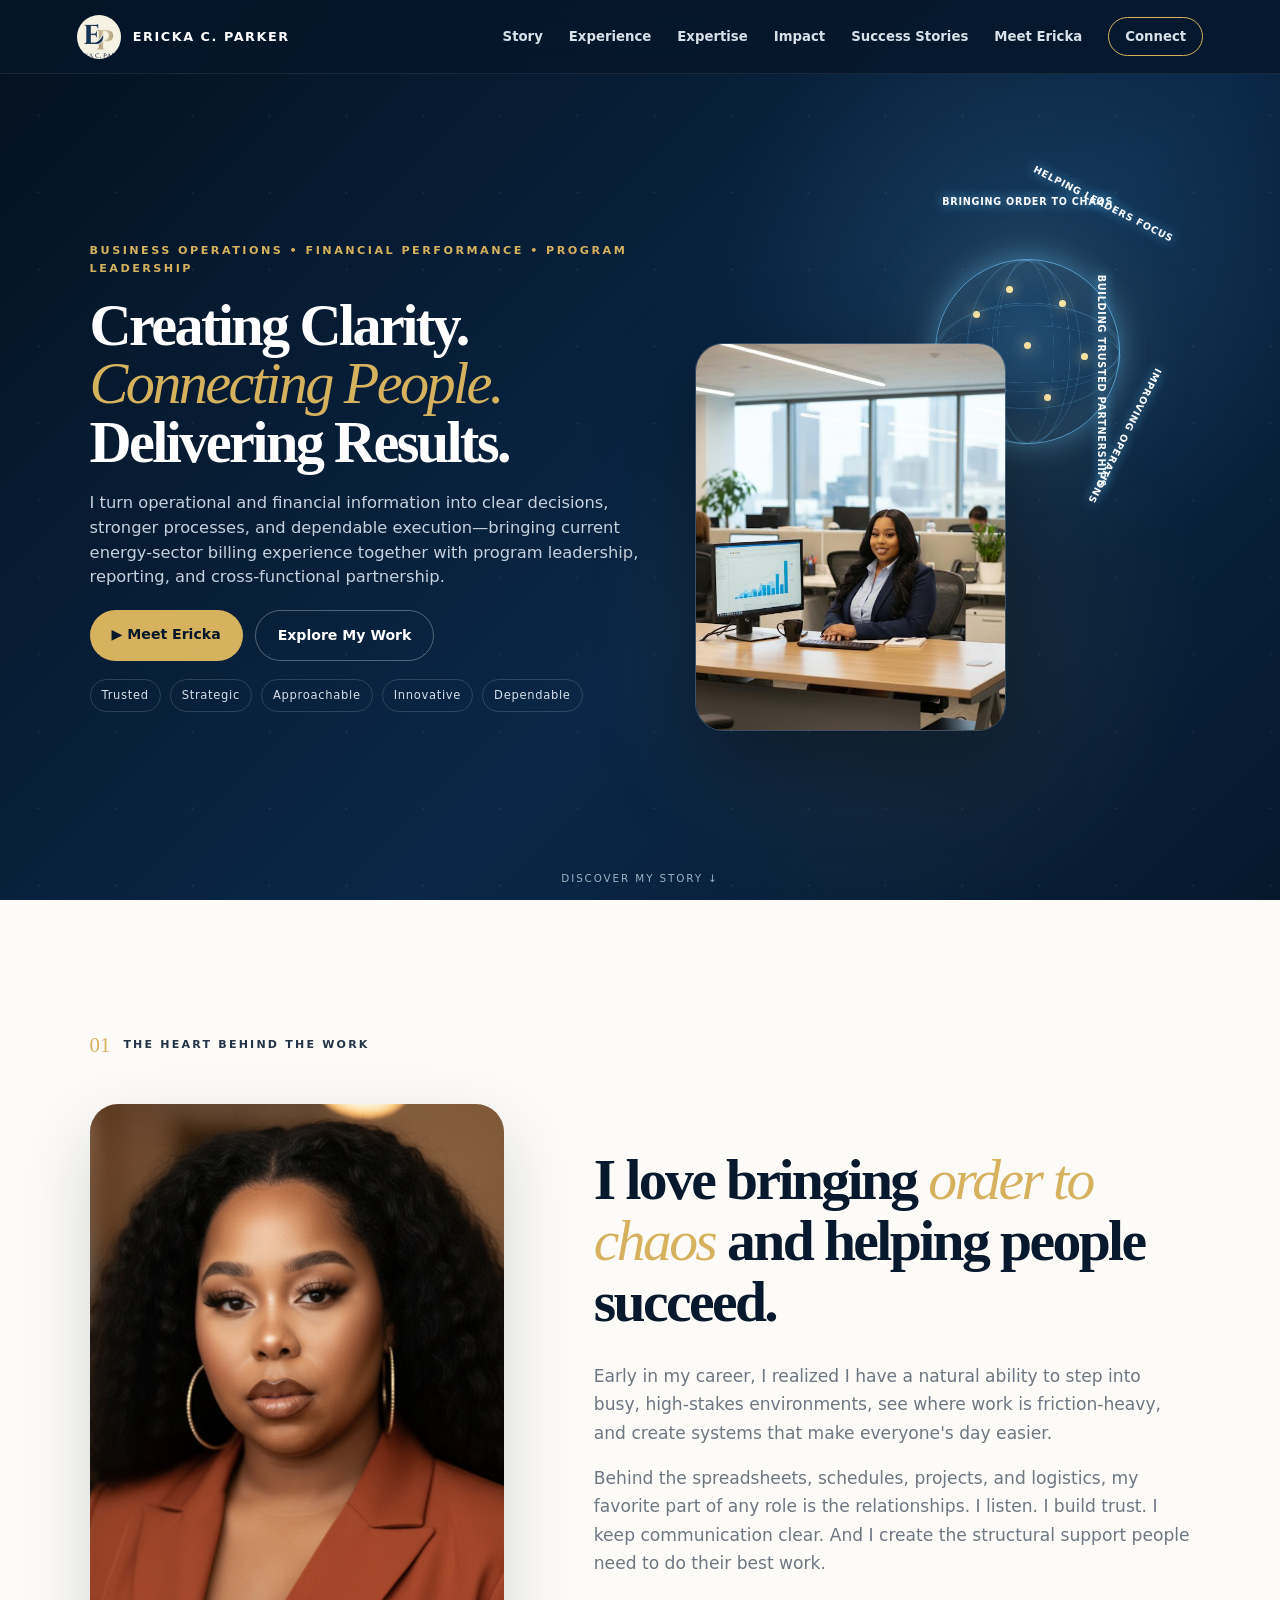
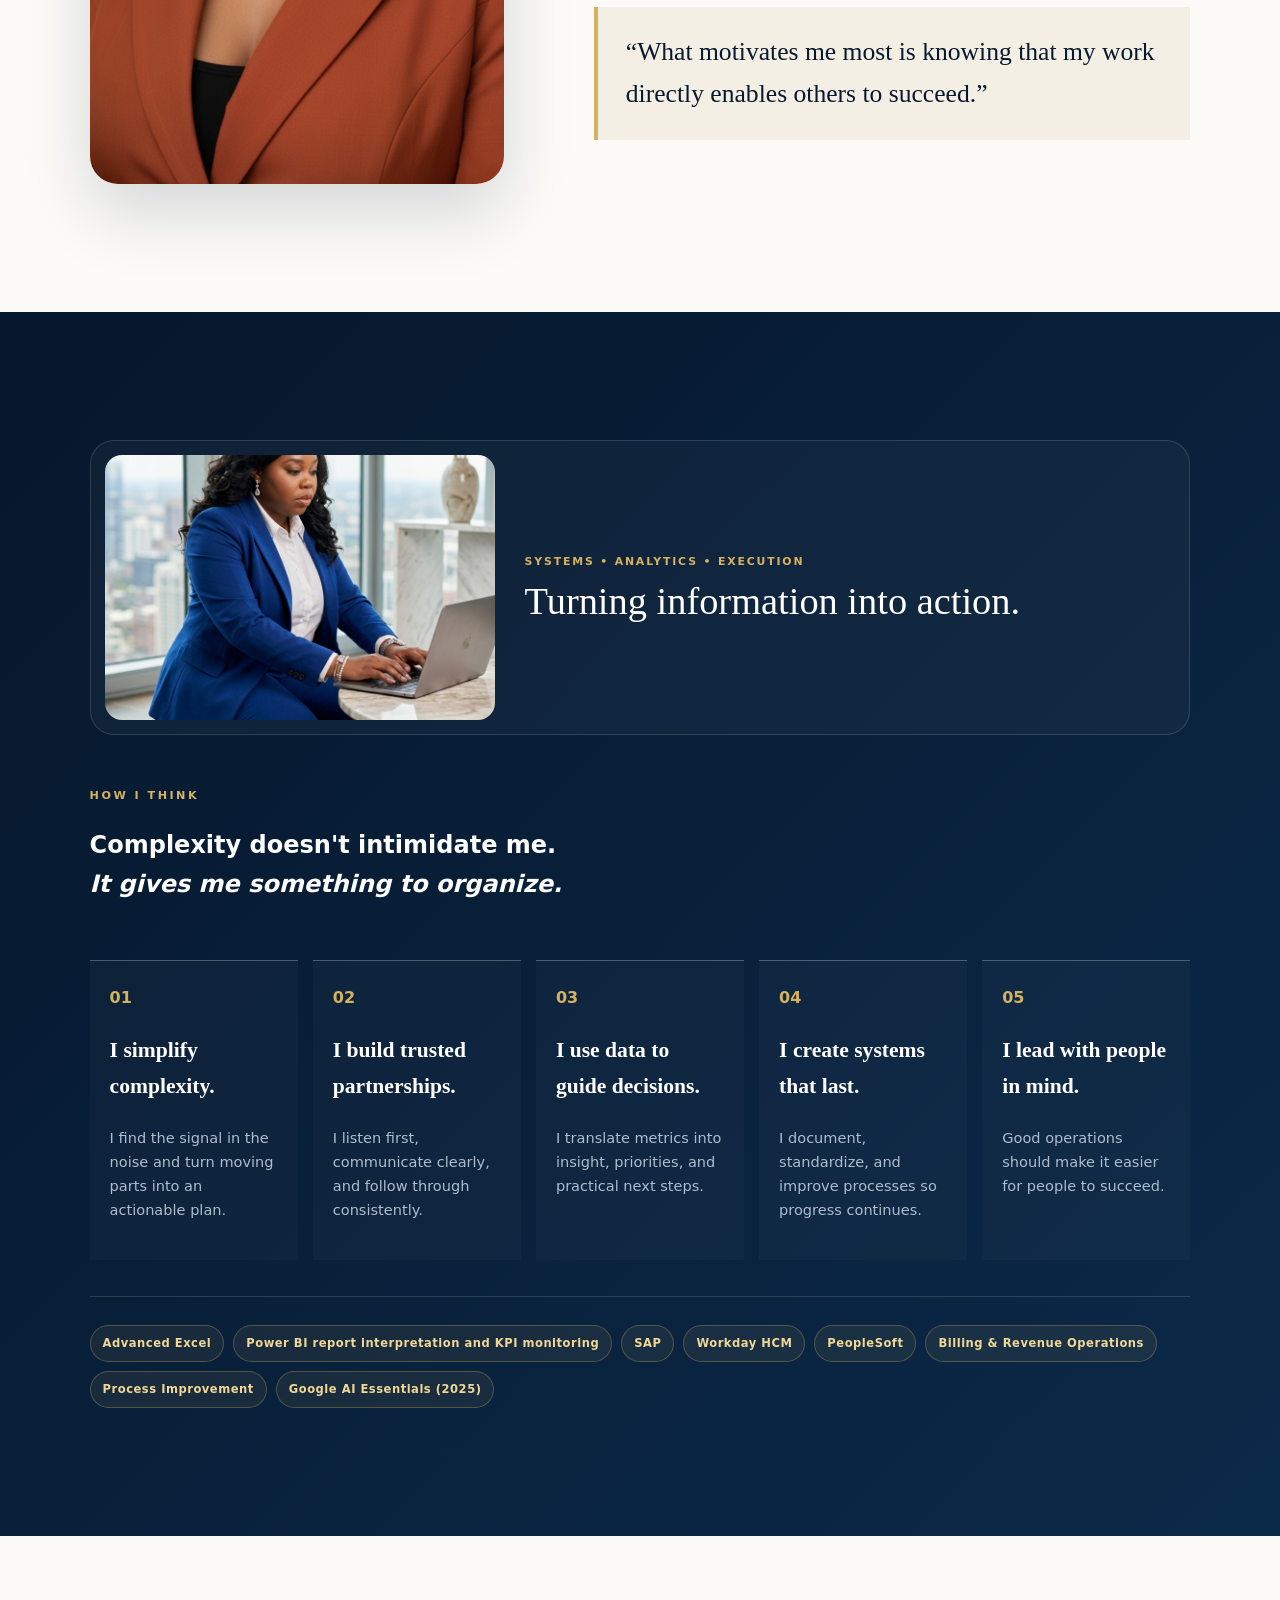
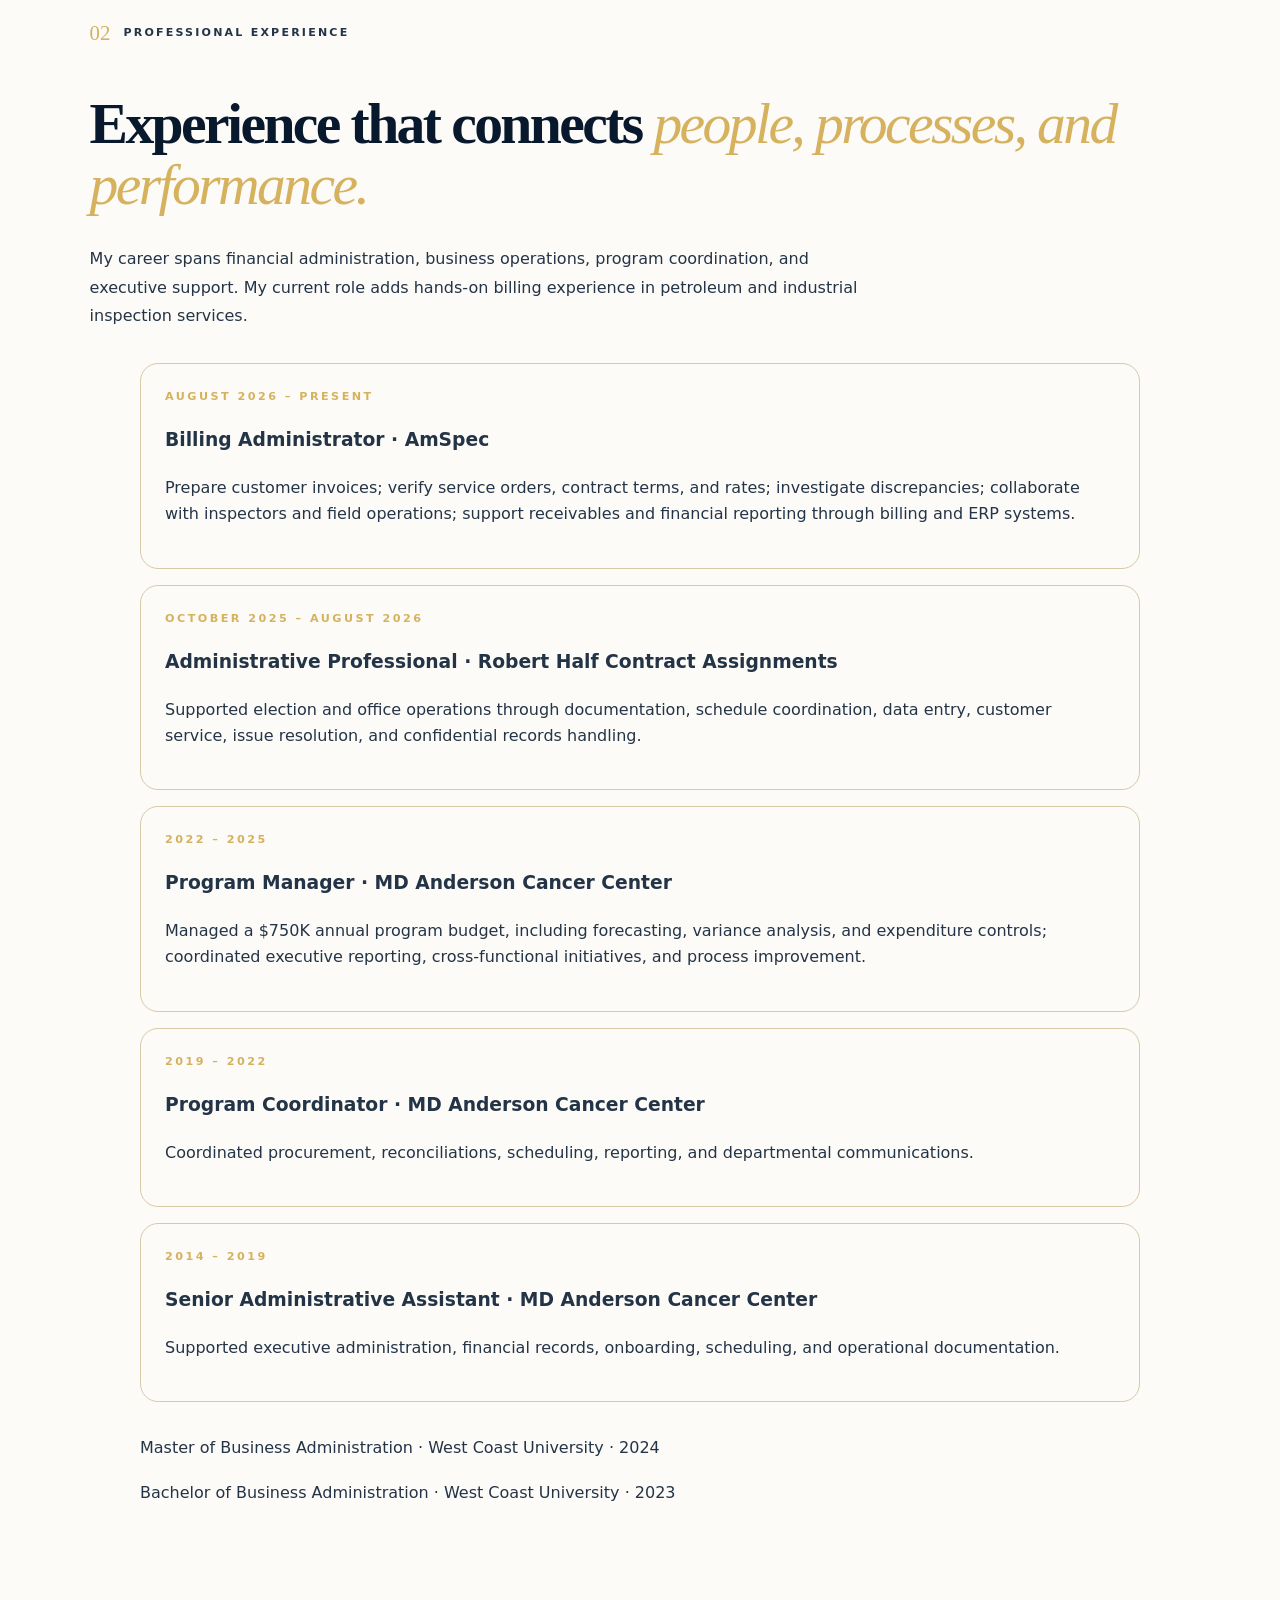
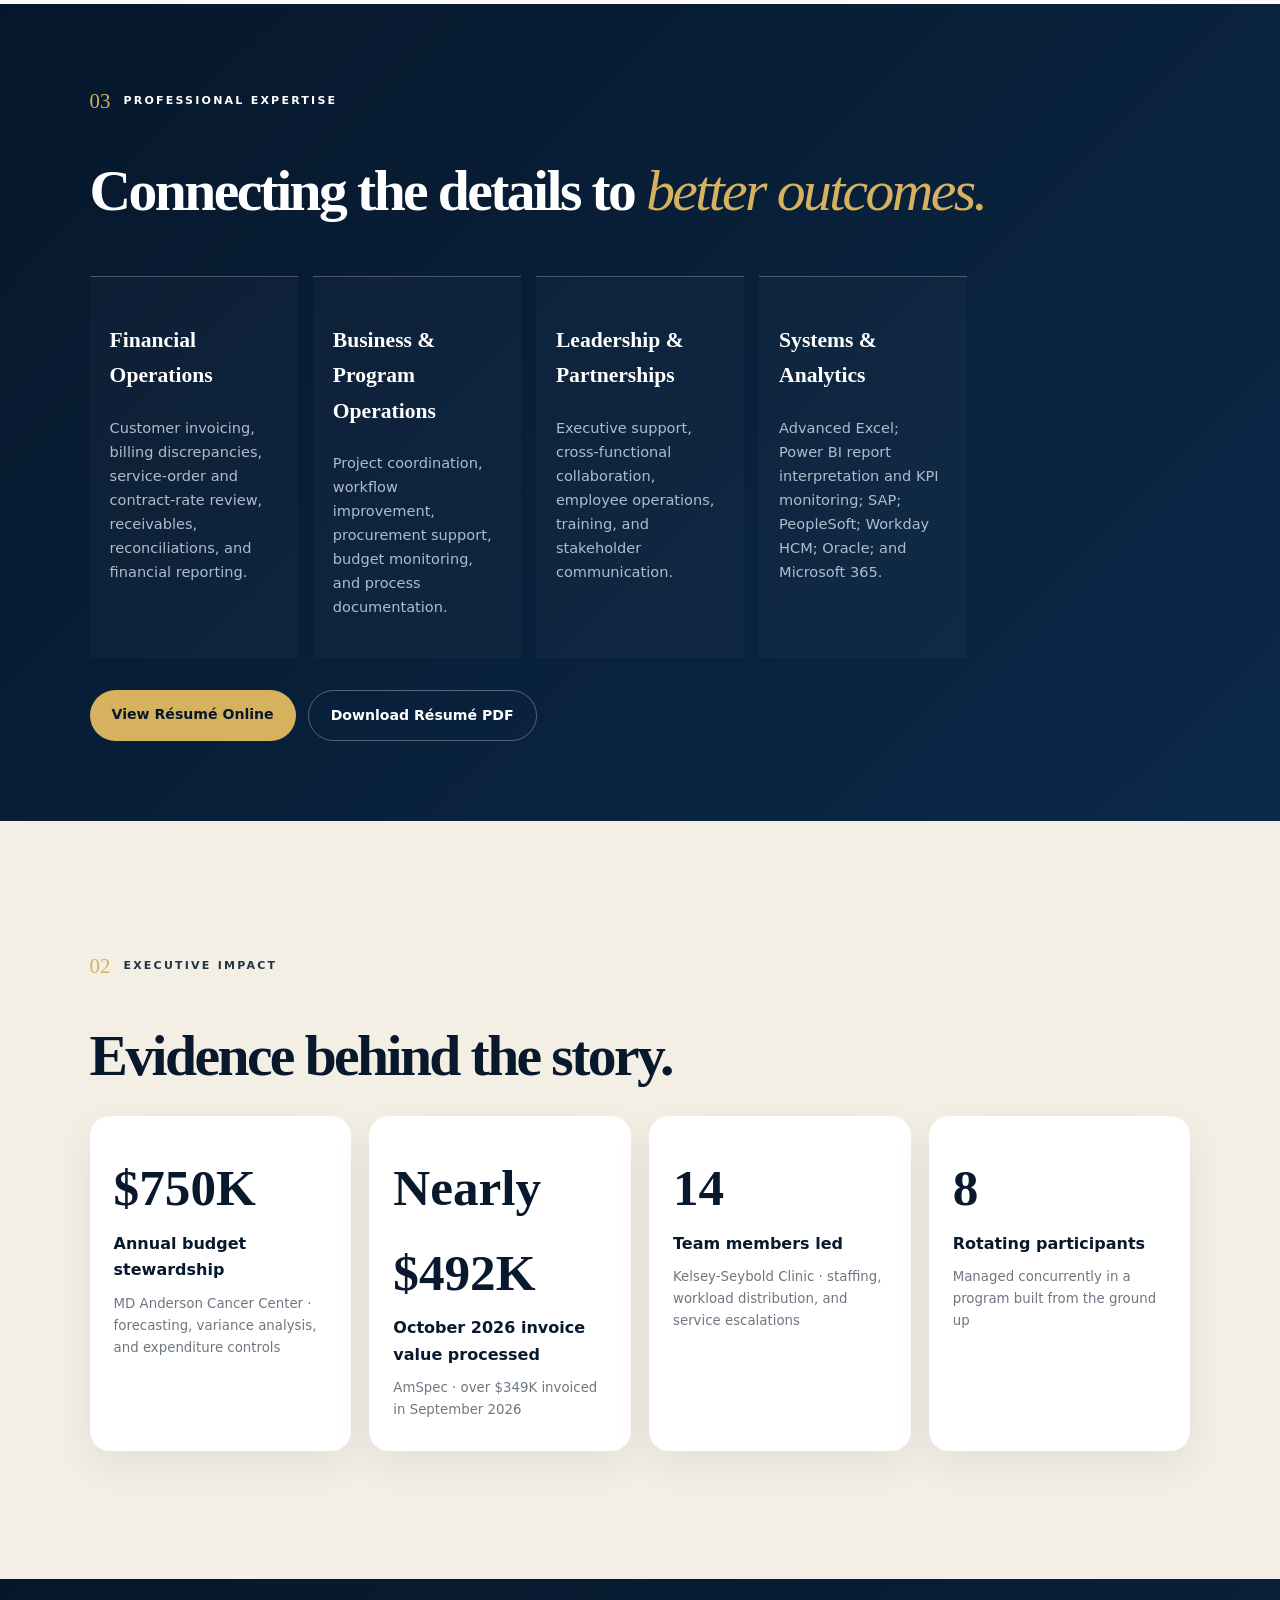
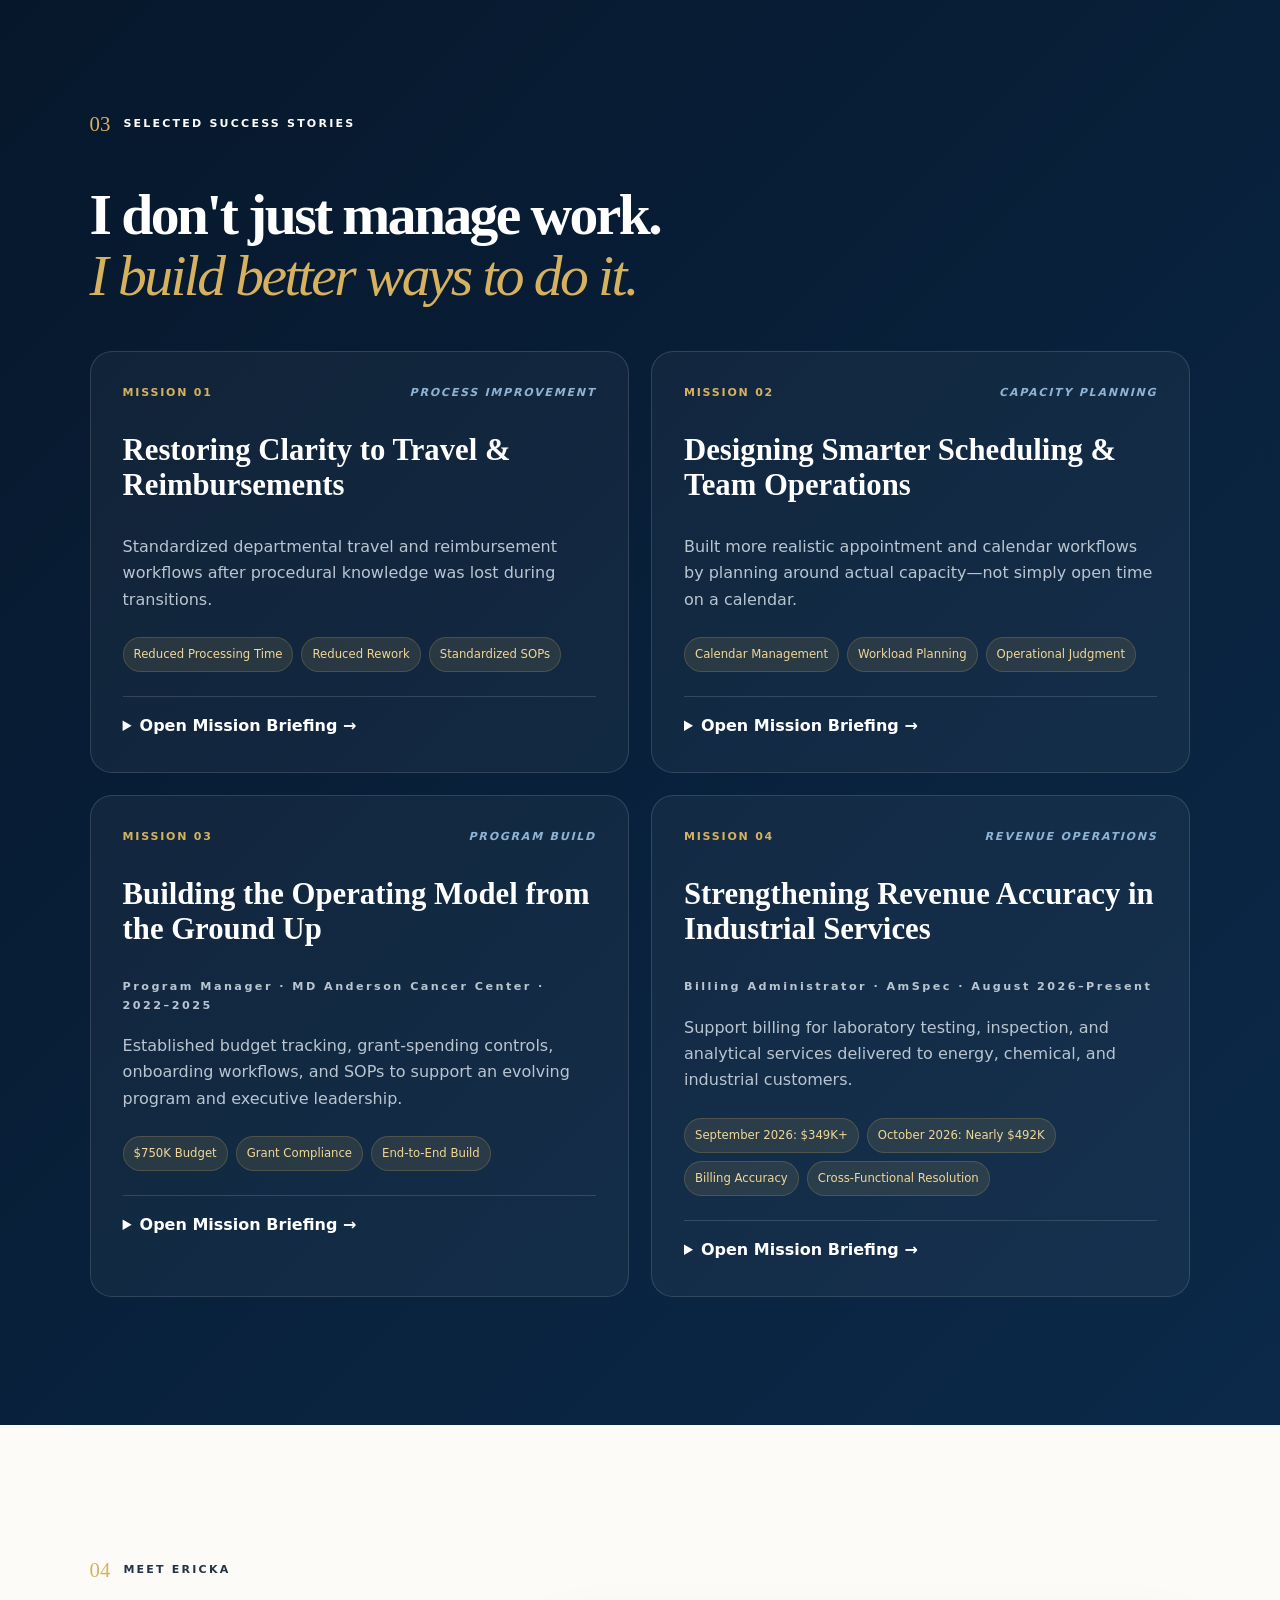
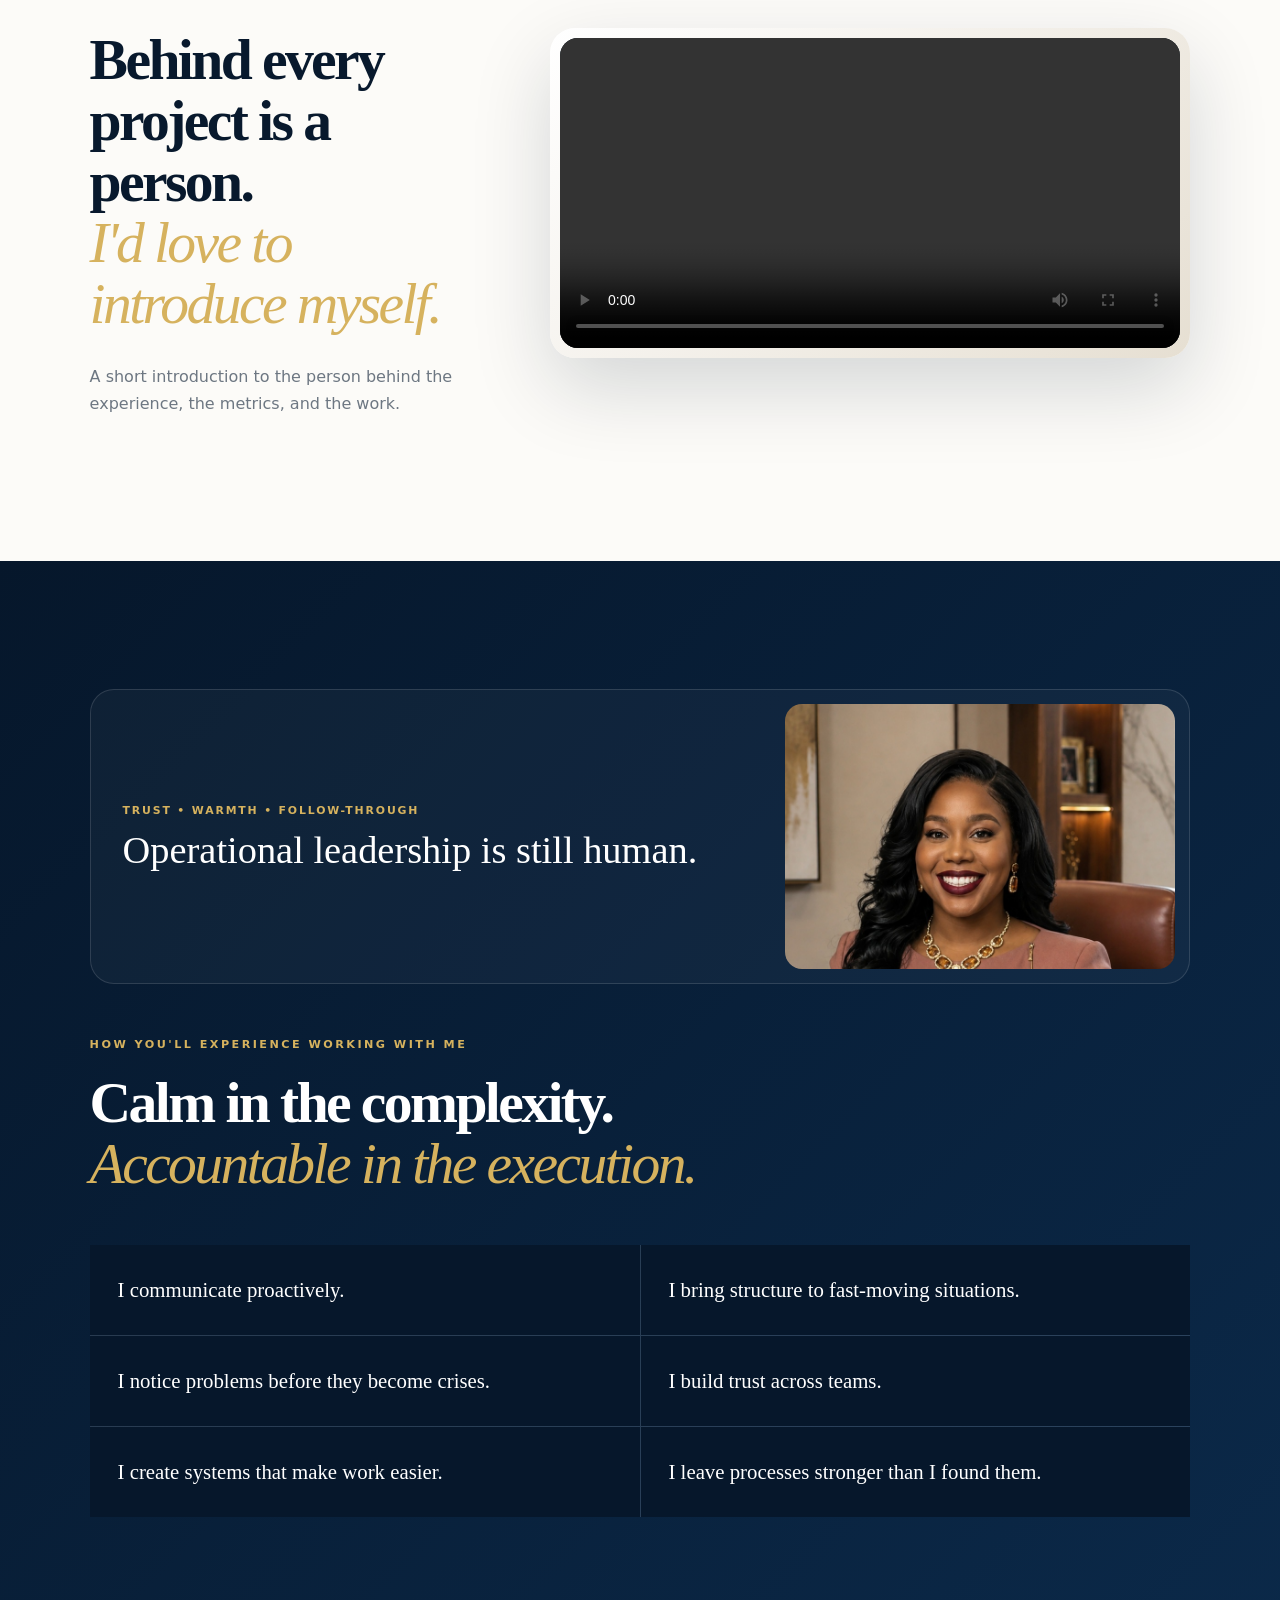
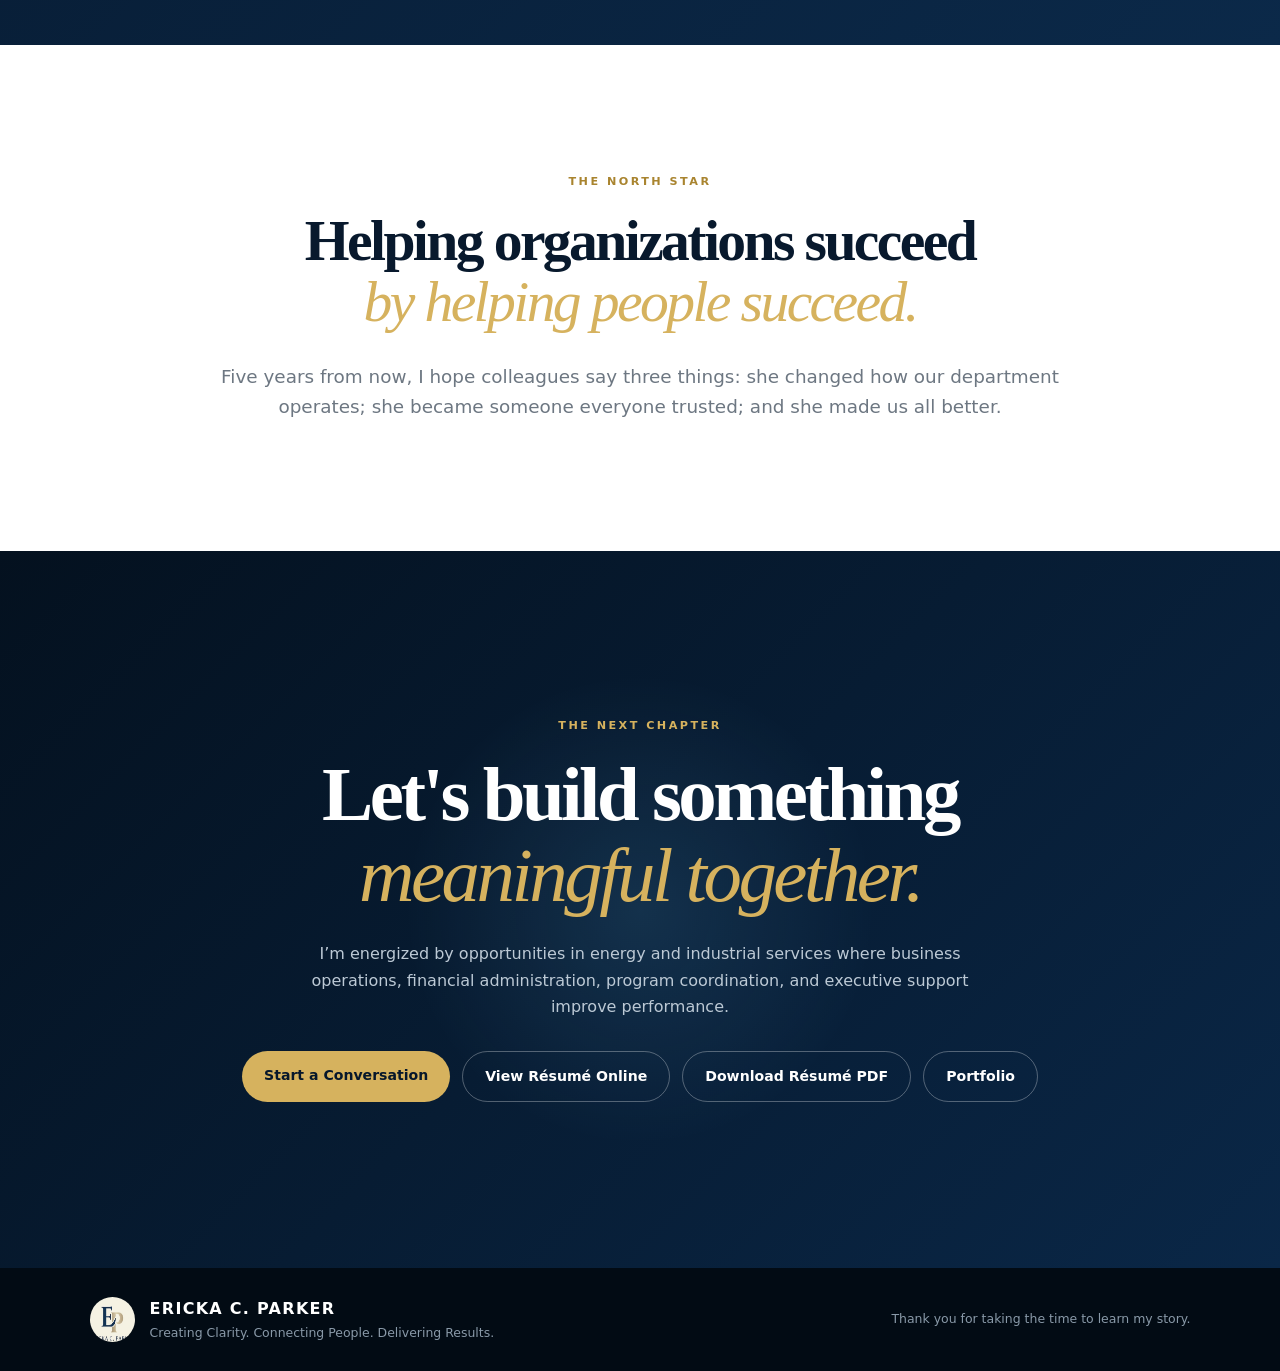
<file: index.html>
<!doctype html>
<html lang="en">
<head>
<meta charset="utf-8">
<meta name="viewport" content="width=device-width,initial-scale=1">
<meta name="description" content="Ericka C. Parker — business operations, financial performance, energy-sector billing, and program leadership.">
<title>Ericka C. Parker | Business Operations &amp; Performance</title>
<link rel="icon" href="ep-logo.png">
<link rel="stylesheet" href="constellation-v2.css?v=phase3">
</head>
<body>
<header class="nav">
  <a class="brand" href="#top"><img src="ep-logo.png" alt=""><span>ERICKA C. PARKER</span></a>
  <button class="menu" aria-label="Open menu">☰</button>
  <nav>
    <a href="#story">Story</a><a href="#career">Experience</a><a href="#expertise">Expertise</a><a href="#impact">Impact</a><a href="#missions">Success Stories</a>
    <a href="#meet">Meet Ericka</a><a class="pill" href="#connect">Connect</a>
  </nav>
</header>

<main id="top">
<section class="hero" aria-labelledby="hero-title">
<div class="hero-copy">
<p class="kicker">BUSINESS OPERATIONS • FINANCIAL PERFORMANCE • PROGRAM LEADERSHIP</p>
<h1 id="hero-title">Creating Clarity.<br><em>Connecting People.</em><br>Delivering Results.</h1>
<p class="lead">I turn operational and financial information into clear decisions, stronger processes, and dependable execution—bringing current energy-sector billing experience together with program leadership, reporting, and cross-functional partnership.</p>
<div class="actions"><a class="btn gold" href="#meet">▶ Meet Ericka</a><a class="btn line" href="#missions">Explore My Work</a></div>
<div class="reputation"><span>Trusted</span><span>Strategic</span><span>Approachable</span><span>Innovative</span><span>Dependable</span></div>
</div>
<div class="visual">
<div class="portrait"><img src="ericka-office.jpg" alt="Ericka C. Parker in an office setting"></div>
<div class="constellation"><div class="halo h1"></div><div class="halo h2"></div>
<div class="sphere"><i class="lat a"></i><i class="lat b"></i><i class="lat c"></i><i class="lon a"></i><i class="lon b"></i><i class="lon c"></i>
<b class="star s1"></b><b class="star s2"></b><b class="star s3"></b><b class="star s4"></b><b class="star s5"></b><b class="star s6"></b><b class="star s7"></b><b class="star s8"></b></div>
<div class="orbit o1"><span>BRINGING ORDER TO CHAOS</span><span>BUILDING TRUSTED PARTNERSHIPS</span><span>CREATING CLARITY</span></div>
<div class="orbit o2"><span>HELPING LEADERS FOCUS</span><span>IMPROVING OPERATIONS</span><span>HELPING PEOPLE SUCCEED</span></div></div></div>
<a class="scroll" href="#story">DISCOVER MY STORY ↓</a>
</section>

<section id="story" class="light section">
  <div class="chapter"><span>01</span><p>THE HEART BEHIND THE WORK</p></div>
  <div class="story-grid">
    <div class="story-photo"><img src="ericka-orange.jpg" alt="Ericka C. Parker in an orange suit"></div>
    <div class="story-copy">
      <h2>I love bringing <em>order to chaos</em> and helping people succeed.</h2>
      <p>Early in my career, I realized I have a natural ability to step into busy, high-stakes environments, see where work is friction-heavy, and create systems that make everyone's day easier.</p>
      <p>Behind the spreadsheets, schedules, projects, and logistics, my favorite part of any role is the relationships. I listen. I build trust. I keep communication clear. And I create the structural support people need to do their best work.</p>
      <blockquote>“What motivates me most is knowing that my work directly enables others to succeed.”</blockquote>
    </div>
  </div>
</section>

<section class="dark philosophy">
  <div class="editorial-photo analytic-photo">
    <img src="ericka-blue-working.png" alt="Ericka C. Parker working at a laptop">
    <div><span>SYSTEMS • ANALYTICS • EXECUTION</span><strong>Turning information into action.</strong></div>
  </div>
  <p class="kicker">HOW I THINK</p>
  <h2 >Complexity doesn't intimidate me.<br><em>It gives me something to organize.</em></h2>
  <div class="thinking">
    <article ><b>01</b><h3>I simplify complexity.</h3><p>I find the signal in the noise and turn moving parts into an actionable plan.</p></article>
    <article ><b>02</b><h3>I build trusted partnerships.</h3><p>I listen first, communicate clearly, and follow through consistently.</p></article>
    <article ><b>03</b><h3>I use data to guide decisions.</h3><p>I translate metrics into insight, priorities, and practical next steps.</p></article>
    <article ><b>04</b><h3>I create systems that last.</h3><p>I document, standardize, and improve processes so progress continues.</p></article>
    <article ><b>05</b><h3>I lead with people in mind.</h3><p>Good operations should make it easier for people to succeed.</p></article>
  </div>
  <div class="systems-strip" aria-label="Enterprise systems and analytics">
    <span>Advanced Excel</span><span>Power BI report interpretation and KPI monitoring</span><span>SAP</span><span>Workday HCM</span>
    <span>PeopleSoft</span><span>Billing &amp; Revenue Operations</span><span>Process Improvement</span><span>Google AI Essentials (2025)</span>
  </div>
</section>

<section id="career" class="section light" style="padding-top:5rem;padding-bottom:5rem">
  <div class="chapter"><span>02</span><p>PROFESSIONAL EXPERIENCE</p></div>
  <h2>Experience that connects <em>people, processes, and performance.</em></h2>
  <p style="max-width:780px;line-height:1.8">My career spans financial administration, business operations, program coordination, and executive support. My current role adds hands-on billing experience in petroleum and industrial inspection services.</p>
  <div style="display:grid;gap:1rem;max-width:1000px;margin:2rem auto">
    <article style="padding:1.5rem;border:1px solid #d9c9a6;border-radius:18px"><p class="kicker">AUGUST 2026 – PRESENT</p><h3>Billing Administrator · AmSpec</h3><p>Prepare customer invoices; verify service orders, contract terms, and rates; investigate discrepancies; collaborate with inspectors and field operations; support receivables and financial reporting through billing and ERP systems.</p></article>
    <article style="padding:1.5rem;border:1px solid #d9c9a6;border-radius:18px"><p class="kicker">OCTOBER 2025 – AUGUST 2026</p><h3>Administrative Professional · Robert Half Contract Assignments</h3><p>Supported election and office operations through documentation, schedule coordination, data entry, customer service, issue resolution, and confidential records handling.</p></article>
    <article style="padding:1.5rem;border:1px solid #d9c9a6;border-radius:18px"><p class="kicker">2022 – 2025</p><h3>Program Manager · MD Anderson Cancer Center</h3><p>Managed a $750K annual program budget, including forecasting, variance analysis, and expenditure controls; coordinated executive reporting, cross-functional initiatives, and process improvement.</p></article>
    <article style="padding:1.5rem;border:1px solid #d9c9a6;border-radius:18px"><p class="kicker">2019 – 2022</p><h3>Program Coordinator · MD Anderson Cancer Center</h3><p>Coordinated procurement, reconciliations, scheduling, reporting, and departmental communications.</p></article>
    <article style="padding:1.5rem;border:1px solid #d9c9a6;border-radius:18px"><p class="kicker">2014 – 2019</p><h3>Senior Administrative Assistant · MD Anderson Cancer Center</h3><p>Supported executive administration, financial records, onboarding, scheduling, and operational documentation.</p></article>
  </div>
  <p style="max-width:1000px;margin:1rem auto;line-height:1.8">Master of Business Administration · West Coast University · 2024</p>
  <p style="max-width:1000px;margin:1rem auto;line-height:1.8">Bachelor of Business Administration · West Coast University · 2023</p>
</section>
<section id="expertise" class="dark section" style="padding-top:5rem;padding-bottom:5rem">
  <div class="chapter"><span>03</span><p>PROFESSIONAL EXPERTISE</p></div>
  <h2>Connecting the details to <em>better outcomes.</em></h2>
  <div class="thinking">
    <article><h3>Financial Operations</h3><p>Customer invoicing, billing discrepancies, service-order and contract-rate review, receivables, reconciliations, and financial reporting.</p></article>
    <article><h3>Business &amp; Program Operations</h3><p>Project coordination, workflow improvement, procurement support, budget monitoring, and process documentation.</p></article>
    <article><h3>Leadership &amp; Partnerships</h3><p>Executive support, cross-functional collaboration, employee operations, training, and stakeholder communication.</p></article>
    <article><h3>Systems &amp; Analytics</h3><p>Advanced Excel; Power BI report interpretation and KPI monitoring; SAP; PeopleSoft; Workday HCM; Oracle; and Microsoft 365.</p></article>
  </div>
  <div class="actions" style="margin-top:2rem"><a class="btn gold" href="resume-2026.html">View Résumé Online</a><a class="btn line" href="assets/ericka-parker-resume.pdf" download="ericka-parker-resume.pdf">Download Résumé PDF</a></div>
</section>

<section id="impact" class="section impact">
  <div class="chapter"><span>02</span><p>EXECUTIVE IMPACT</p></div>
  <h2 >Evidence behind the story.</h2>
  <div class="metrics">
    <article ><strong data-n="750" data-pre="$" data-post="K">$750K</strong><span>Annual budget stewardship</span><small>MD Anderson Cancer Center · forecasting, variance analysis, and expenditure controls</small></article>
    <article><strong data-n="492" data-pre="Nearly $" data-post="K">Nearly $492K</strong><span>October 2026 invoice value processed</span><small>AmSpec · over $349K invoiced in September 2026</small></article>
    <article ><strong data-n="14">14</strong><span>Team members led</span><small>Kelsey-Seybold Clinic · staffing, workload distribution, and service escalations</small></article>
    <article ><strong data-n="8">8</strong><span>Rotating participants</span><small>Managed concurrently in a program built from the ground up</small></article>
  </div>
</section>

<section id="missions" class="dark section missions">
  <div class="chapter"><span>03</span><p>SELECTED SUCCESS STORIES</p></div>
  <h2 >I don't just manage work.<br><em>I build better ways to do it.</em></h2>
  <div class="mission-grid">
    <article class="mission">
      <div class="mission-top"><span>MISSION 01</span><i>PROCESS IMPROVEMENT</i></div>
      <h3>Restoring Clarity to Travel & Reimbursements</h3>
      <p>Standardized departmental travel and reimbursement workflows after procedural knowledge was lost during transitions.</p>
      <div class="chips"><span>Reduced Processing Time</span><span>Reduced Rework</span><span>Standardized SOPs</span></div>
      <details><summary>Open Mission Briefing →</summary><div><b>Challenge</b><p>Travel and reimbursement processes had become inconsistent, creating avoidable back-and-forth and uncertainty for department staff.</p><b>Action</b><p>Reviewed the workflow, identified where guidance was missing, and developed clear SOPs that gave employees a consistent reference for completing requests correctly.</p><b>Result</b><p>Reduced processing time and rework by clarifying expectations and creating a repeatable departmental process.</p></div></details>
    </article>
    <article class="mission">
      <div class="mission-top"><span>MISSION 02</span><i>CAPACITY PLANNING</i></div>
      <h3>Designing Smarter Scheduling & Team Operations</h3>
      <p>Built more realistic appointment and calendar workflows by planning around actual capacity—not simply open time on a calendar.</p>
      <div class="chips"><span>Calendar Management</span><span>Workload Planning</span><span>Operational Judgment</span></div>
      <details><summary>Open Mission Briefing →</summary><div><b>Challenge</b><p>Scheduling had to account for breaks, complete appraisal and appointment time, events, competing priorities and realistic workload capacity.</p><b>Action</b><p>Structured calendars and appointment times around the operational requirements behind each time block, balancing coverage with the time needed to complete work properly.</p><b>Result</b><p>Created more realistic schedules, improved coordination and reduced avoidable calendar conflicts.</p></div></details>
    </article>
    <article class="mission">
      <div class="mission-top"><span>MISSION 03</span><i>PROGRAM BUILD</i></div>
      <h3>Building the Operating Model from the Ground Up</h3>
      <p class="kicker">Program Manager · MD Anderson Cancer Center · 2022–2025</p>
      <p>Established budget tracking, grant-spending controls, onboarding workflows, and SOPs to support an evolving program and executive leadership.</p>
      <div class="chips"><span>$750K Budget</span><span>Grant Compliance</span><span>End-to-End Build</span></div>
      <details><summary>Open Mission Briefing →</summary><div><b>Challenge</b><p>The Program Manager role required core operating processes to be established while the program itself was already moving.</p><b>Action</b><p>Managed and forecast a $750K annual program budget, interpreted grant contracts and spending limitations, supported interviewing and onboarding, and created SOPs as workflows were established.</p><b>Result</b><p>Built clearer financial controls, repeatable processes, documented expectations and a more consistent operating structure.</p></div></details>
    </article>
    <article class="mission">
      <div class="mission-top"><span>MISSION 04</span><i>REVENUE OPERATIONS</i></div>
      <h3>Strengthening Revenue Accuracy in Industrial Services</h3>
      <p class="kicker">Billing Administrator · AmSpec · August 2026–Present</p>
      <p>Support billing for laboratory testing, inspection, and analytical services delivered to energy, chemical, and industrial customers.</p>
      <div class="chips"><span>September 2026: $349K+</span><span>October 2026: Nearly $492K</span><span>Billing Accuracy</span><span>Cross-Functional Resolution</span></div>
      <details><summary>Open Mission Briefing →</summary><div><b>Challenge</b><p>High-volume industrial service billing requires accurate documentation, timely validation, and close coordination across operational teams.</p><b>Action</b><p>Review service records and billing requirements, investigate discrepancies, and coordinate resolutions with operations, laboratory, and administrative partners.</p><b>Result</b><p>Processed over $349K in invoices for September 2026 and nearly $492K for October 2026 while supporting accurate, timely revenue capture and clearer visibility into customer activity.</p></div></details>
    </article>
  </div>
</section>

<section id="meet" class="meet section">
  <div class="meet-copy">
    <div class="chapter"><span>04</span><p>MEET ERICKA</p></div>
    <h2>Behind every project is a person.<br><em>I'd love to introduce myself.</em></h2>
    <p>A short introduction to the person behind the experience, the metrics, and the work.</p>
  </div>
  <div class="video-shell">
    <video controls preload="metadata" playsinline><source src="meet-ericka.mp4" type="video/mp4">Your browser does not support video.</video>
  </div>
</section>

<section class="experience dark section">
  <div class="editorial-photo people-photo">
    <img src="ericka-coral-desk.jpg" alt="Ericka C. Parker smiling at her desk">
    <div><span>TRUST • WARMTH • FOLLOW-THROUGH</span><strong>Operational leadership is still human.</strong></div>
  </div>
  <p class="kicker">HOW YOU'LL EXPERIENCE WORKING WITH ME</p>
  <h2 >Calm in the complexity.<br><em>Accountable in the execution.</em></h2>
  <div class="promise-grid">
    <p >I communicate proactively.</p><p >I bring structure to fast-moving situations.</p>
    <p >I notice problems before they become crises.</p><p >I build trust across teams.</p>
    <p >I create systems that make work easier.</p><p >I leave processes stronger than I found them.</p>
  </div>
</section>

<section class="legacy section">
  <p class="kicker">THE NORTH STAR</p>
  <h2 >Helping organizations succeed<br><em>by helping people succeed.</em></h2>
  <p class="legacy-copy">Five years from now, I hope colleagues say three things: she changed how our department operates; she became someone everyone trusted; and she made us all better.</p>
</section>

<section id="connect" class="connect">
  <div >
    <p class="kicker">THE NEXT CHAPTER</p>
    <h2>Let's build something<br><em>meaningful together.</em></h2>
    <p>I’m energized by opportunities in energy and industrial services where business operations, financial administration, program coordination, and executive support improve performance.</p>
    <div class="actions center">
      <a class="btn gold" href="mailto:Erickacparker@gmail.com">Start a Conversation</a>
      <a class="btn line" href="resume-2026.html">View Résumé Online</a>
      <a class="btn line" href="assets/ericka-parker-resume.pdf" download="ericka-parker-resume.pdf">Download Résumé PDF</a>
      <a class="btn line" href="assets/ericka-parker-professional-portfolio.pptx">Portfolio</a>
    </div>
  </div>
</section>
</main>

<footer>
  <img src="ep-logo.png" alt="">
  <div><b>ERICKA C. PARKER</b><span>Creating Clarity. Connecting People. Delivering Results.</span></div>
  <p>Thank you for taking the time to learn my story.</p>
</footer>
<script src="constellation-v2.js?v=phase3"></script>
</body>
</html>
</file>
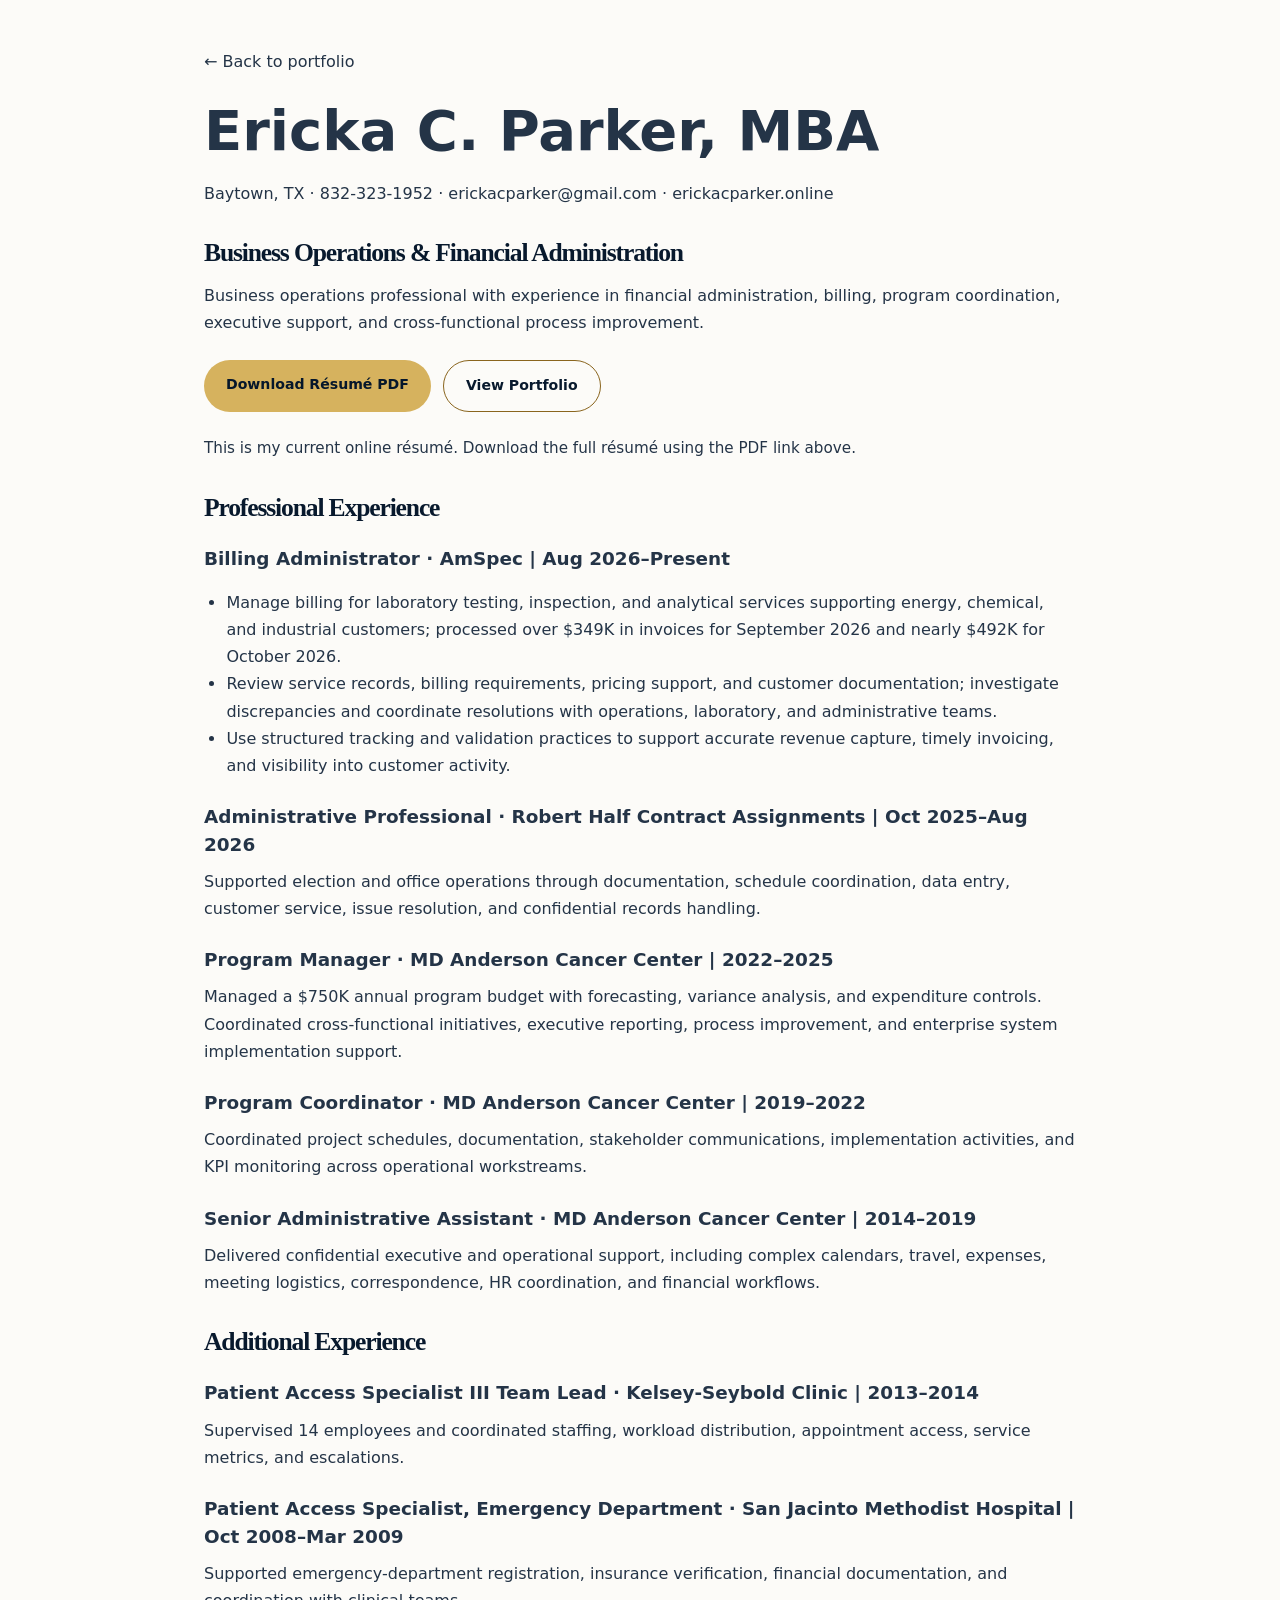
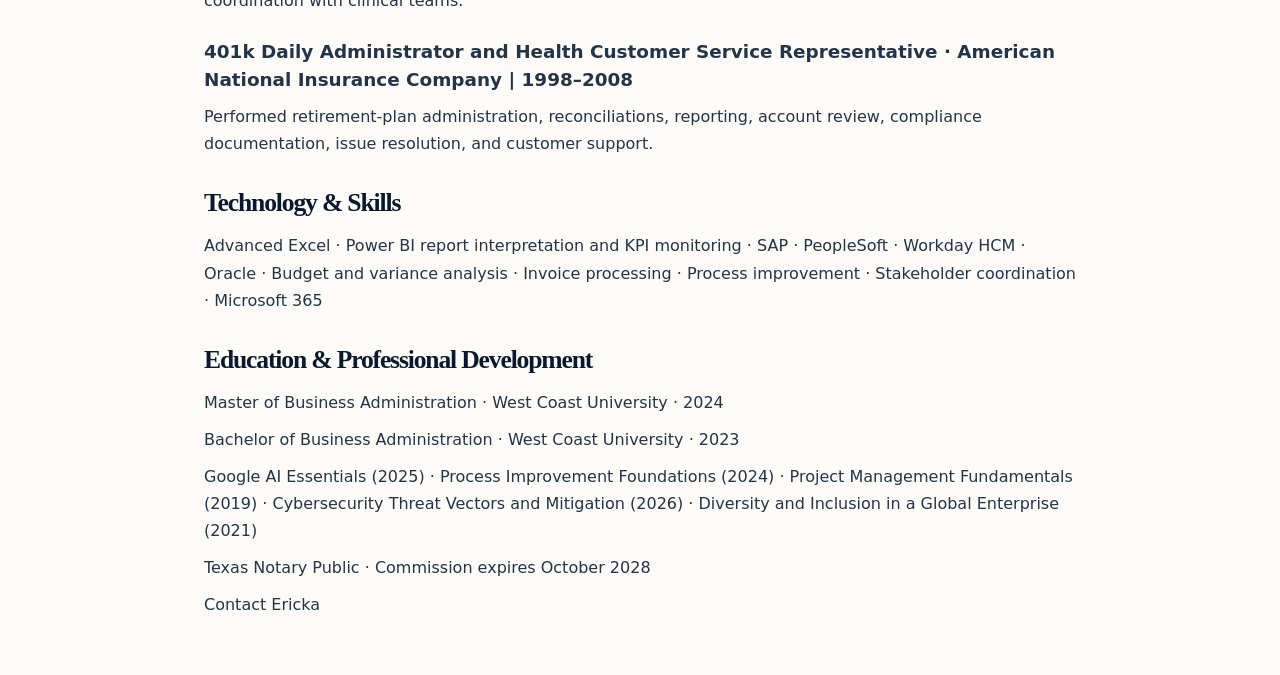
<file: resume-2026.html>
<!doctype html>
<html lang="en">
<head>
<meta charset="utf-8">
<meta name="viewport" content="width=device-width,initial-scale=1">
<meta name="description" content="Ericka C. Parker, MBA: business operations, financial administration, program management, and executive support. View her experience and download her current résumé.">
<title>Ericka C. Parker | Résumé</title>
<link rel="canonical" href="https://erickacparker.online/resume-2026.html">
<link rel="stylesheet" href="constellation-v2.css">
<style>
.resume{min-height:100vh;max-width:920px;margin:auto;padding:3rem 1.5rem;line-height:1.7}.resume h1{font-size:clamp(2rem,6vw,3.5rem);line-height:1.15;margin:1.5rem 0 1rem}.resume h2{font-size:1.6rem;margin:2rem 0 1rem}.resume h3{font-size:1.15rem;line-height:1.5;margin:1.5rem 0 .4rem}.resume ul{padding-left:1.4rem}.resume p{margin:.6rem 0}.resume .actions{display:flex;flex-wrap:wrap;gap:.75rem;margin:1.5rem 0}.resume .btn.line{color:var(--ink);border-color:#8a651e}.resume .note{font-size:.95rem}.resume a:focus-visible{outline:3px solid #8a651e;outline-offset:4px}@media print{.resume{max-width:none;padding:0}.resume .actions,.resume .back{display:none}.resume h2,.resume h3{break-after:avoid}.resume a{color:inherit}}
</style>
</head>
<body>
<main class="section light resume">
<a class="back" href="index.html#expertise">← Back to portfolio</a>
<h1>Ericka C. Parker, MBA</h1>
<p>Baytown, TX · <a href="tel:+18323231952">832-323-1952</a> · <a href="mailto:erickacparker@gmail.com">erickacparker@gmail.com</a> · <a href="https://erickacparker.online">erickacparker.online</a></p>
<h2>Business Operations &amp; Financial Administration</h2>
<p>Business operations professional with experience in financial administration, billing, program coordination, executive support, and cross-functional process improvement.</p>
<div class="actions"><a class="btn gold" href="assets/ericka-parker-resume.pdf" download="ericka-parker-resume.pdf">Download Résumé PDF</a><a class="btn line" href="assets/ericka-parker-professional-portfolio.pptx">View Portfolio</a></div>
<p class="note">This is my current online résumé. Download the full résumé using the PDF link above.</p>
<h2>Professional Experience</h2>
<h3>Billing Administrator · AmSpec | Aug 2026–Present</h3>
<ul><li>Manage billing for laboratory testing, inspection, and analytical services supporting energy, chemical, and industrial customers; processed over $349K in invoices for September 2026 and nearly $492K for October 2026.</li><li>Review service records, billing requirements, pricing support, and customer documentation; investigate discrepancies and coordinate resolutions with operations, laboratory, and administrative teams.</li><li>Use structured tracking and validation practices to support accurate revenue capture, timely invoicing, and visibility into customer activity.</li></ul>
<h3>Administrative Professional · Robert Half Contract Assignments | Oct 2025–Aug 2026</h3>
<p>Supported election and office operations through documentation, schedule coordination, data entry, customer service, issue resolution, and confidential records handling.</p>
<h3>Program Manager · MD Anderson Cancer Center | 2022–2025</h3>
<p>Managed a $750K annual program budget with forecasting, variance analysis, and expenditure controls. Coordinated cross-functional initiatives, executive reporting, process improvement, and enterprise system implementation support.</p>
<h3>Program Coordinator · MD Anderson Cancer Center | 2019–2022</h3>
<p>Coordinated project schedules, documentation, stakeholder communications, implementation activities, and KPI monitoring across operational workstreams.</p>
<h3>Senior Administrative Assistant · MD Anderson Cancer Center | 2014–2019</h3>
<p>Delivered confidential executive and operational support, including complex calendars, travel, expenses, meeting logistics, correspondence, HR coordination, and financial workflows.</p>
<h2>Additional Experience</h2>
<h3>Patient Access Specialist III Team Lead · Kelsey-Seybold Clinic | 2013–2014</h3>
<p>Supervised 14 employees and coordinated staffing, workload distribution, appointment access, service metrics, and escalations.</p>
<h3>Patient Access Specialist, Emergency Department · San Jacinto Methodist Hospital | Oct 2008–Mar 2009</h3>
<p>Supported emergency-department registration, insurance verification, financial documentation, and coordination with clinical teams.</p>
<h3>401k Daily Administrator and Health Customer Service Representative · American National Insurance Company | 1998–2008</h3>
<p>Performed retirement-plan administration, reconciliations, reporting, account review, compliance documentation, issue resolution, and customer support.</p>
<h2>Technology &amp; Skills</h2>
<p>Advanced Excel · Power BI report interpretation and KPI monitoring · SAP · PeopleSoft · Workday HCM · Oracle · Budget and variance analysis · Invoice processing · Process improvement · Stakeholder coordination · Microsoft 365</p>
<h2>Education &amp; Professional Development</h2>
<p>Master of Business Administration · West Coast University · 2024</p>
<p>Bachelor of Business Administration · West Coast University · 2023</p>
<p>Google AI Essentials (2025) · Process Improvement Foundations (2024) · Project Management Fundamentals (2019) · Cybersecurity Threat Vectors and Mitigation (2026) · Diversity and Inclusion in a Global Enterprise (2021)</p>
<p>Texas Notary Public · Commission expires October 2028</p>
<p><a href="index.html#connect">Contact Ericka</a></p>
</main>
</body>
</html>
</file>
<file: constellation-v2.css>
:root{--ink:#08192d;--navy:#06172b;--navy2:#0b2949;--gold:#d6b25e;--cream:#f4efe5;--paper:#fcfbf8;--blue:#70c8ff;--text:#243447;--muted:#6d7782}*{box-sizing:border-box}html{scroll-behavior:smooth}body{margin:0;background:var(--paper);color:var(--text);font-family:Inter,system-ui,-apple-system,"Segoe UI",sans-serif;line-height:1.65}img{display:block;max-width:100%}a{text-decoration:none;color:inherit}.nav{height:74px;position:fixed;inset:0 0 auto;z-index:100;display:flex;align-items:center;justify-content:space-between;padding:0 clamp(22px,6vw,90px);background:rgba(6,23,43,.86);backdrop-filter:blur(18px);border-bottom:1px solid rgba(255,255,255,.08);color:#fff}.brand{display:flex;align-items:center;gap:12px;font-weight:800;letter-spacing:.12em;font-size:.8rem}.brand img{width:44px;height:44px;border-radius:50%;object-fit:cover}.nav nav{display:flex;gap:26px;align-items:center}.nav nav a{font-size:.83rem;font-weight:700;color:#d8e0e8}.nav nav a:hover{color:#fff}.pill{border:1px solid var(--gold);padding:8px 16px;border-radius:99px}.menu{display:none;background:none;border:0;color:#fff;font-size:1.5rem}.hero{min-height:100vh;padding:130px clamp(24px,7vw,112px) 80px;display:grid;grid-template-columns:1fr 1fr;gap:6vw;align-items:center;position:relative;overflow:hidden;color:#fff;background:radial-gradient(circle at 80% 30%,rgba(112,200,255,.14),transparent 25%),radial-gradient(circle at 70% 70%,rgba(214,178,94,.1),transparent 28%),linear-gradient(135deg,#04111f,#0a2747 60%,#06182c)}.hero:after{content:"";position:absolute;inset:0;pointer-events:none;background-image:radial-gradient(circle,rgba(255,255,255,.55) 1px,transparent 1.2px);background-size:77px 77px;opacity:.1}.kicker{font-size:.7rem;font-weight:900;letter-spacing:.22em;color:var(--gold);margin:0 0 18px}.hero h1,.section h2,.connect h2{font-family:Georgia,"Times New Roman",serif;letter-spacing:-.045em;line-height:1.06}.hero h1{font-size:clamp(3.4rem,6vw,6.8rem);margin:0 0 26px}.hero h1 em,.section h2 em,.connect h2 em{font-weight:400;color:var(--gold);font-style:italic}.lead{max-width:680px;font-size:clamp(1.05rem,1.4vw,1.25rem);color:#c6d1dd}.actions{display:flex;flex-wrap:wrap;gap:12px;margin-top:30px}.btn{padding:13px 22px;border-radius:99px;font-weight:850;font-size:.88rem;transition:.25s}.btn:hover{transform:translateY(-2px)}.gold{background:var(--gold);color:var(--navy)}.line{border:1px solid rgba(255,255,255,.3);color:#fff}.reputation{display:flex;flex-wrap:wrap;gap:9px;margin-top:28px}.reputation span{font-size:.72rem;letter-spacing:.06em;padding:6px 11px;border-radius:99px;border:1px solid rgba(255,255,255,.15);color:#d6dfe8}.visual{min-height:650px;position:relative}.portrait{position:absolute;left:0;bottom:0;width:60%;z-index:4}.portrait img{width:100%;aspect-ratio:4/5;object-fit:cover;object-position:center 20%;border-radius:28px;box-shadow:0 30px 90px rgba(0,0,0,.38);border:1px solid rgba(255,255,255,.18)}.constellation{position:absolute;width:69%;aspect-ratio:1;right:-4%;top:2%;display:grid;place-items:center;perspective:1000px}.sphere{position:absolute;width:57%;aspect-ratio:1;border:1px solid rgba(112,200,255,.7);border-radius:50%;box-shadow:0 0 28px rgba(112,200,255,.4),inset 0 0 38px rgba(112,200,255,.12);transform-style:preserve-3d;animation:globe 17s linear infinite}.lat,.lon{position:absolute;inset:0;border:1px solid rgba(112,200,255,.3);border-radius:50%}.lat.a{transform:rotateX(55deg)}.lat.b{transform:rotateX(72deg)}.lat.c{transform:rotateX(-62deg)}.lon.a{transform:rotateY(52deg)}.lon.b{transform:rotateY(72deg)}.lon.c{transform:rotateY(-65deg)}.star{position:absolute;width:7px;height:7px;border-radius:50%;background:#ffe5a4;box-shadow:0 0 14px #ffe5a4;animation:twinkle 1.7s ease-in-out infinite alternate}.s1{left:20%;top:28%}.s2{left:38%;top:14%;animation-delay:.2s}.s3{left:67%;top:22%;animation-delay:.5s}.s4{left:79%;top:51%;animation-delay:.8s}.s5{left:59%;top:73%;animation-delay:.3s}.s6{left:28%;top:72%;animation-delay:.7s}.s7{left:13%;top:52%;animation-delay:1s}.s8{left:48%;top:45%;animation-delay:.4s}.halo{position:absolute;border-radius:50%;filter:blur(12px)}.h1{inset:19%;background:radial-gradient(circle,rgba(112,200,255,.18),transparent 68%);animation:pulse 4s ease-in-out infinite}.h2{inset:28%;box-shadow:0 0 100px rgba(214,178,94,.25)}.orbit{position:absolute;inset:4%;border-radius:50%;animation:orbit 24s linear infinite}.o2{inset:-1%;animation-direction:reverse;animation-duration:31s;transform:rotate(27deg)}.orbit span{position:absolute;white-space:nowrap;font-size:clamp(.58rem,.75vw,.74rem);font-weight:850;letter-spacing:.08em;text-shadow:0 0 12px rgba(112,200,255,.8)}.orbit span:nth-child(1){left:50%;top:0;transform:translate(-50%,-50%)}.orbit span:nth-child(2){right:-10%;top:57%;transform:rotate(90deg)}.orbit span:nth-child(3){left:0;bottom:7%;transform:rotate(205deg)}@keyframes globe{to{transform:rotateY(360deg) rotateX(8deg)}}@keyframes orbit{to{transform:rotate(360deg)}}@keyframes twinkle{to{opacity:.35;transform:scale(1.7)}}@keyframes pulse{50%{transform:scale(1.1);opacity:.65}}.scroll{position:absolute;left:50%;bottom:24px;transform:translateX(-50%);z-index:5;font-size:.65rem;letter-spacing:.18em;color:#9fb1c3}.section{padding:clamp(90px,10vw,150px) clamp(24px,7vw,112px)}.light{background:var(--paper)}.dark{background:linear-gradient(135deg,var(--navy),var(--navy2));color:#fff}.chapter{display:flex;gap:13px;align-items:center;margin-bottom:42px}.chapter span{color:var(--gold);font-family:Georgia,serif;font-size:1.3rem}.chapter p{margin:0;font-size:.69rem;letter-spacing:.2em;font-weight:900}.story-grid{display:grid;grid-template-columns:.82fr 1.18fr;gap:7vw;align-items:center}.story-photo img{border-radius:28px;box-shadow:0 28px 70px rgba(8,25,45,.16);max-height:680px;width:100%;object-fit:cover;object-position:top}.section h2{font-size:clamp(2.5rem,4.5vw,5rem);color:var(--ink);margin:0 0 30px}.story-copy>p{font-size:1.07rem;color:var(--muted)}blockquote{margin:30px 0 0;padding:24px 28px;background:var(--cream);border-left:4px solid var(--gold);font-family:Georgia,serif;font-size:clamp(1.2rem,2vw,1.65rem);color:var(--ink)}.philosophy{padding:clamp(90px,10vw,150px) clamp(24px,7vw,112px)}.dark h2{color:#fff}.thinking{display:grid;grid-template-columns:repeat(5,1fr);gap:15px;margin-top:55px}.thinking article{padding:24px 20px;border-top:1px solid rgba(255,255,255,.25);background:rgba(255,255,255,.025)}.thinking b{color:var(--gold)}.thinking h3{font-family:Georgia,serif;font-size:1.35rem}.thinking p{color:#aebdcb;font-size:.91rem}.impact{background:var(--cream)}.metrics{display:grid;grid-template-columns:repeat(4,1fr);gap:18px}.metrics article{padding:30px 24px;background:#fff;border-radius:20px;box-shadow:0 14px 40px rgba(8,25,45,.07)}.metrics strong{display:block;font-family:Georgia,serif;font-size:clamp(2.7rem,4vw,4.5rem);color:var(--ink)}.metrics span{display:block;font-weight:850;color:var(--ink)}.metrics small{display:block;color:var(--muted);margin-top:9px}.missions h2{color:#fff}.mission-grid{display:grid;grid-template-columns:1fr 1fr;gap:22px;margin-top:45px}.mission{padding:32px;border:1px solid rgba(255,255,255,.13);border-radius:22px;background:rgba(255,255,255,.045)}.mission-top{display:flex;justify-content:space-between;color:var(--gold);font-size:.69rem;letter-spacing:.16em;font-weight:900}.mission-top i{color:#8fb3d4}.mission h3{font-family:Georgia,serif;font-size:clamp(1.6rem,2.4vw,2.5rem);line-height:1.15}.mission>p,.mission details p{color:#b9c5d0}.chips{display:flex;flex-wrap:wrap;gap:8px;margin:24px 0}.chips span{font-size:.73rem;padding:7px 10px;border-radius:99px;background:rgba(214,178,94,.12);color:#f0d796;border:1px solid rgba(214,178,94,.2)}details{border-top:1px solid rgba(255,255,255,.14);padding-top:16px}summary{cursor:pointer;font-weight:850;color:#fff}details div{padding-top:16px}details b{color:var(--gold)}.meet{display:grid;grid-template-columns:.75fr 1.25fr;gap:6vw;align-items:center}.meet-copy p:not(.chapter p){color:var(--muted)}.video-shell{padding:10px;border-radius:25px;background:linear-gradient(135deg,#fff,#e6dfd2);box-shadow:0 30px 80px rgba(8,25,45,.16)}video{width:100%;display:block;border-radius:18px;background:#000;max-height:620px}.experience h2{color:#fff}.promise-grid{display:grid;grid-template-columns:1fr 1fr;gap:1px;background:rgba(255,255,255,.13);margin-top:50px}.promise-grid p{margin:0;background:var(--navy);padding:28px;font-family:Georgia,serif;font-size:1.3rem}.legacy{text-align:center;background:#fff}.legacy .kicker{color:#a9842f}.legacy-copy{max-width:850px;margin:0 auto;color:var(--muted);font-size:1.15rem}.connect{text-align:center;padding:clamp(110px,13vw,180px) 24px;color:#fff;background:radial-gradient(circle at center,rgba(112,200,255,.12),transparent 32%),linear-gradient(135deg,#04111f,#0a2747)}.connect h2{font-size:clamp(3rem,6vw,6rem);margin:0}.connect>div>p:not(.kicker){max-width:720px;margin:25px auto;color:#bcc9d5}.center{justify-content:center}footer{display:grid;grid-template-columns:auto 1fr auto;gap:15px;align-items:center;padding:28px clamp(24px,7vw,112px);background:#020b14;color:#8999a8}footer img{width:45px;height:45px;border-radius:50%}footer div{display:grid}footer b{color:#fff;letter-spacing:.08em}footer span,footer p{font-size:.78rem}.rise{opacity:1;transform:none;transition:.75s ease}.js .rise{opacity:0;transform:translateY(24px)}.js .rise.show{opacity:1;transform:none}@media(max-width:1100px){.hero{grid-template-columns:1fr}.visual{min-height:700px}.portrait{width:52%}.constellation{width:61%}.thinking{grid-template-columns:repeat(2,1fr)}.metrics{grid-template-columns:repeat(2,1fr)}}@media(max-width:800px){.nav nav{display:none;position:absolute;top:74px;left:0;right:0;background:var(--navy);flex-direction:column;padding:20px}.nav nav.open{display:flex}.menu{display:block}.hero{padding-top:115px}.visual{min-height:600px}.portrait{width:76%}.constellation{width:74%;right:-10%}.story-grid,.meet,.mission-grid{grid-template-columns:1fr}.thinking,.metrics,.promise-grid{grid-template-columns:1fr}.story-photo{max-width:520px}.brand span{display:none}footer{grid-template-columns:1fr;text-align:center;justify-items:center}}@media(prefers-reduced-motion:reduce){html{scroll-behavior:auto}.sphere,.orbit,.star,.halo{animation:none}.rise{opacity:1;transform:none;transition:none}}
.hero-copy,.visual,.portrait,.constellation{opacity:1!important;visibility:visible!important;transform:none!important}

/* ===== Recruiter-WOW polish release ===== */
@media (min-width:1101px){
  .hero{grid-template-columns:1.08fr .92fr;gap:3.5vw;padding-top:108px;padding-bottom:54px}
  .hero h1{font-size:clamp(3.15rem,4.55vw,5.4rem);line-height:1.01;margin-bottom:18px}
  .hero .lead{font-size:1.02rem;line-height:1.52;max-width:645px}
  .hero .actions{margin-top:20px}
  .hero .reputation{margin-top:18px}
  .visual{min-height:565px}
  .portrait{width:64%;left:-2%;bottom:5%}
  .constellation{width:67%;right:0;top:-1%}
  .scroll{bottom:13px}
}
.editorial-photo{
  display:grid;grid-template-columns:minmax(230px,390px) 1fr;gap:30px;align-items:center;
  margin:0 0 52px;padding:14px;border:1px solid rgba(255,255,255,.13);
  border-radius:24px;background:rgba(255,255,255,.035);overflow:hidden
}
.editorial-photo img{width:100%;height:265px;object-fit:cover;border-radius:17px}
.editorial-photo span{display:block;color:var(--gold);font-size:.68rem;font-weight:900;letter-spacing:.17em;margin-bottom:10px}
.editorial-photo strong{display:block;font-family:Georgia,"Times New Roman",serif;font-size:clamp(1.8rem,3vw,3.15rem);line-height:1.06;color:#fff;font-weight:500}
.analytic-photo img{object-position:center}
.systems-strip{display:flex;flex-wrap:wrap;gap:9px;margin-top:36px;padding-top:28px;border-top:1px solid rgba(255,255,255,.14)}
.systems-strip span{font-size:.72rem;font-weight:850;letter-spacing:.045em;padding:8px 12px;border-radius:99px;border:1px solid rgba(214,178,94,.3);color:#f0d796;background:rgba(214,178,94,.08)}
.people-photo{grid-template-columns:1fr minmax(230px,390px)}
.people-photo img{grid-column:2;grid-row:1;object-position:center 28%}
.people-photo div{grid-column:1;grid-row:1;padding-left:18px}
@media(max-width:800px){
 .editorial-photo,.people-photo{grid-template-columns:1fr}
 .editorial-photo img,.people-photo img{height:auto;max-height:480px;object-position:top}
 .people-photo img,.people-photo div{grid-column:1;grid-row:auto}
 .people-photo div{padding:4px 3px 12px}
}

/* ===== Phase III: recruiter experience ===== */
.text-metric strong{font-size:clamp(2.1rem,4vw,4.3rem);letter-spacing:.035em}
@media (min-width:1101px){
  .mission-grid{grid-template-columns:repeat(2,minmax(0,1fr));align-items:stretch}
  .mission{height:100%}
}
.video-shell video{object-fit:contain;background:#071521}
</file>
